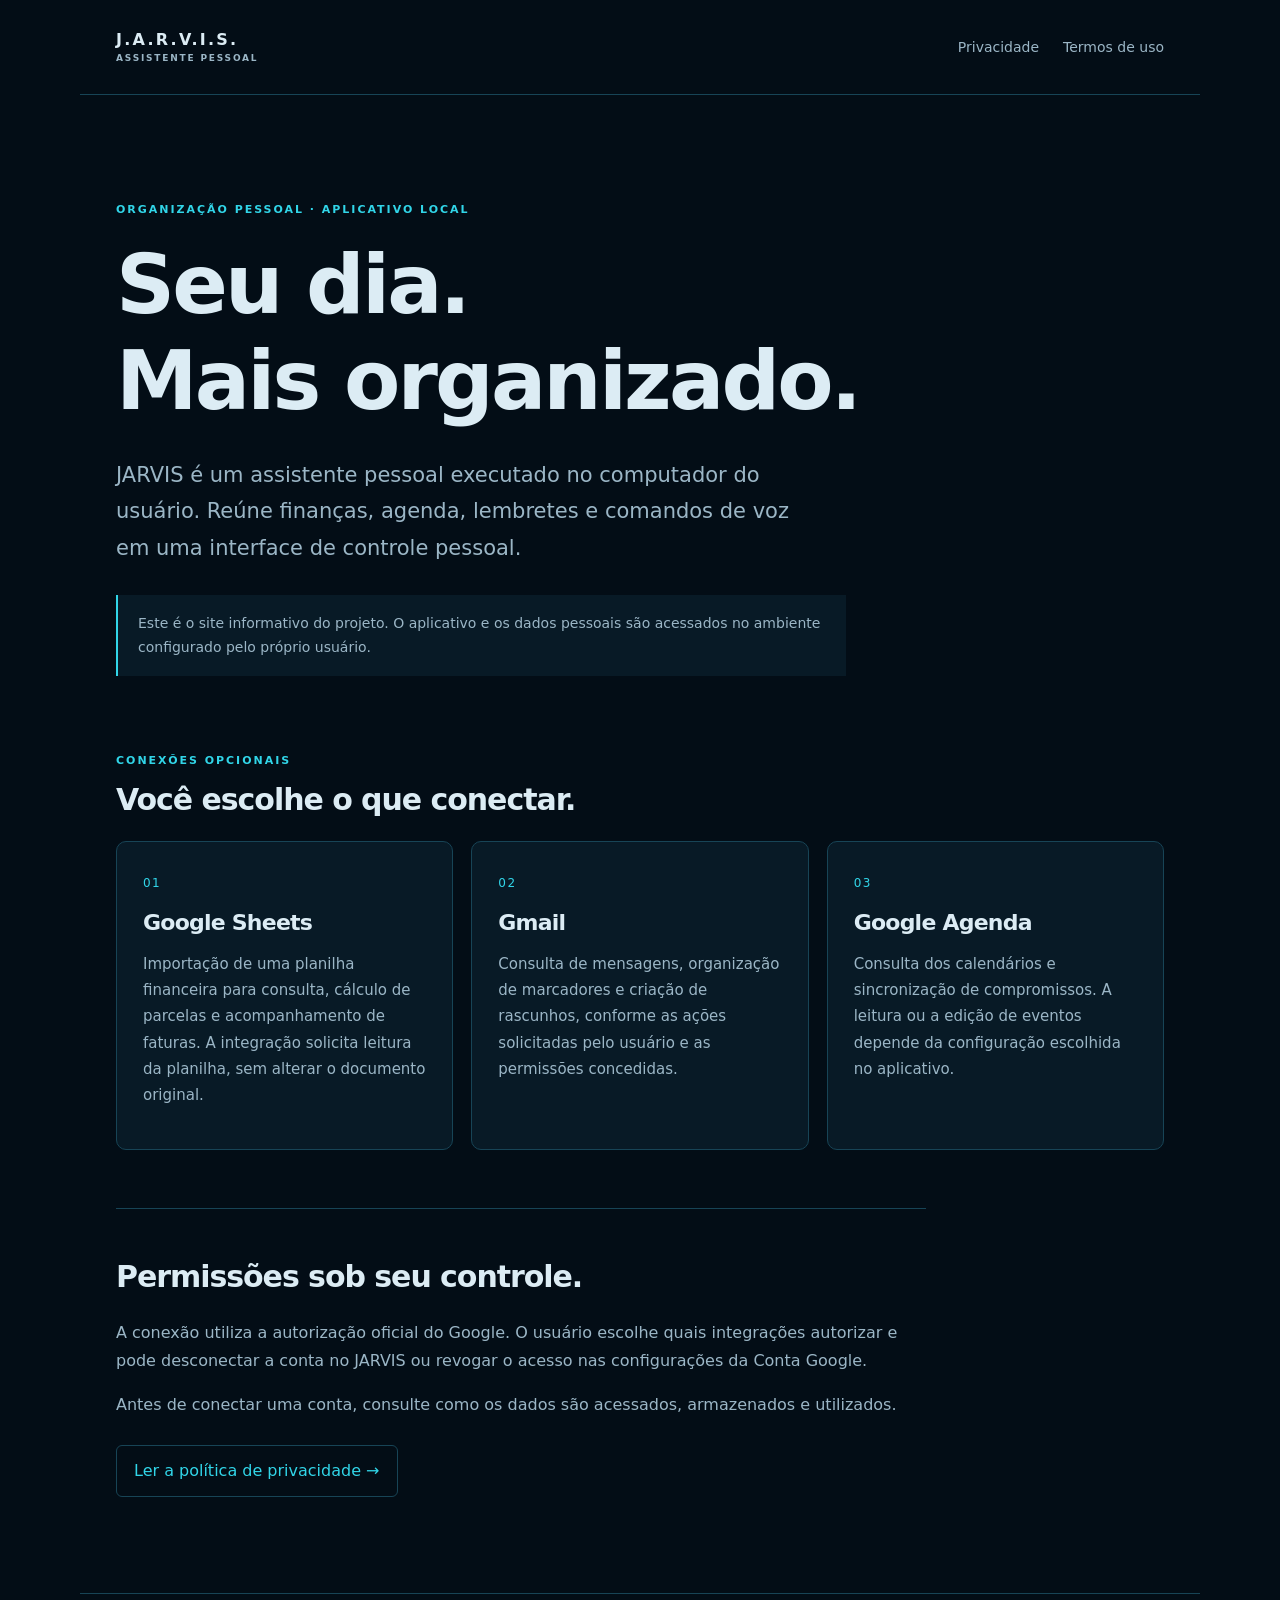
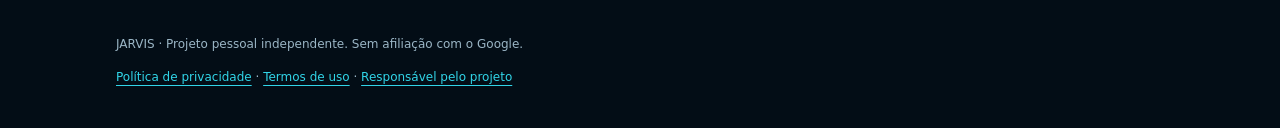
<file: index.html>
<!doctype html>
<html lang="pt-BR"><head><meta charset="utf-8"><meta name="viewport" content="width=device-width,initial-scale=1"><meta name="description" content="JARVIS: assistente pessoal para computador, organização financeira, agenda e integrações Google autorizadas pelo usuário."><title>JARVIS · Assistente pessoal</title><link rel="stylesheet" href="style.css"></head><body>
<header><a class="brand" href="./">J.A.R.V.I.S.<span>ASSISTENTE PESSOAL</span></a><nav aria-label="Principal"><a href="privacidade.html">Privacidade</a><a href="termos.html">Termos de uso</a></nav></header>
<main><section class="hero"><p class="eyebrow">ORGANIZAÇÃO PESSOAL · APLICATIVO LOCAL</p><h1>Seu dia.<br>Mais organizado.</h1><p class="intro">JARVIS é um assistente pessoal executado no computador do usuário. Reúne finanças, agenda, lembretes e comandos de voz em uma interface de controle pessoal.</p><div class="notice">Este é o site informativo do projeto. O aplicativo e os dados pessoais são acessados no ambiente configurado pelo próprio usuário.</div></section>
<section aria-labelledby="integracoes"><p class="eyebrow">CONEXÕES OPCIONAIS</p><h2 id="integracoes">Você escolhe o que conectar.</h2><div class="cards"><article><span class="number">01</span><h3>Google Sheets</h3><p>Importação de uma planilha financeira para consulta, cálculo de parcelas e acompanhamento de faturas. A integração solicita leitura da planilha, sem alterar o documento original.</p></article><article><span class="number">02</span><h3>Gmail</h3><p>Consulta de mensagens, organização de marcadores e criação de rascunhos, conforme as ações solicitadas pelo usuário e as permissões concedidas.</p></article><article><span class="number">03</span><h3>Google Agenda</h3><p>Consulta dos calendários e sincronização de compromissos. A leitura ou a edição de eventos depende da configuração escolhida no aplicativo.</p></article></div></section>
<section class="details"><h2>Permissões sob seu controle.</h2><p>A conexão utiliza a autorização oficial do Google. O usuário escolhe quais integrações autorizar e pode desconectar a conta no JARVIS ou revogar o acesso nas configurações da Conta Google.</p><p>Antes de conectar uma conta, consulte como os dados são acessados, armazenados e utilizados.</p><a class="button" href="privacidade.html">Ler a política de privacidade →</a></section>
</main><footer><p>JARVIS · Projeto pessoal independente. Sem afiliação com o Google.</p><p><a href="privacidade.html">Política de privacidade</a> · <a href="termos.html">Termos de uso</a> · <a href="https://github.com/ianfreiree">Responsável pelo projeto</a></p></footer></body></html>
</file>
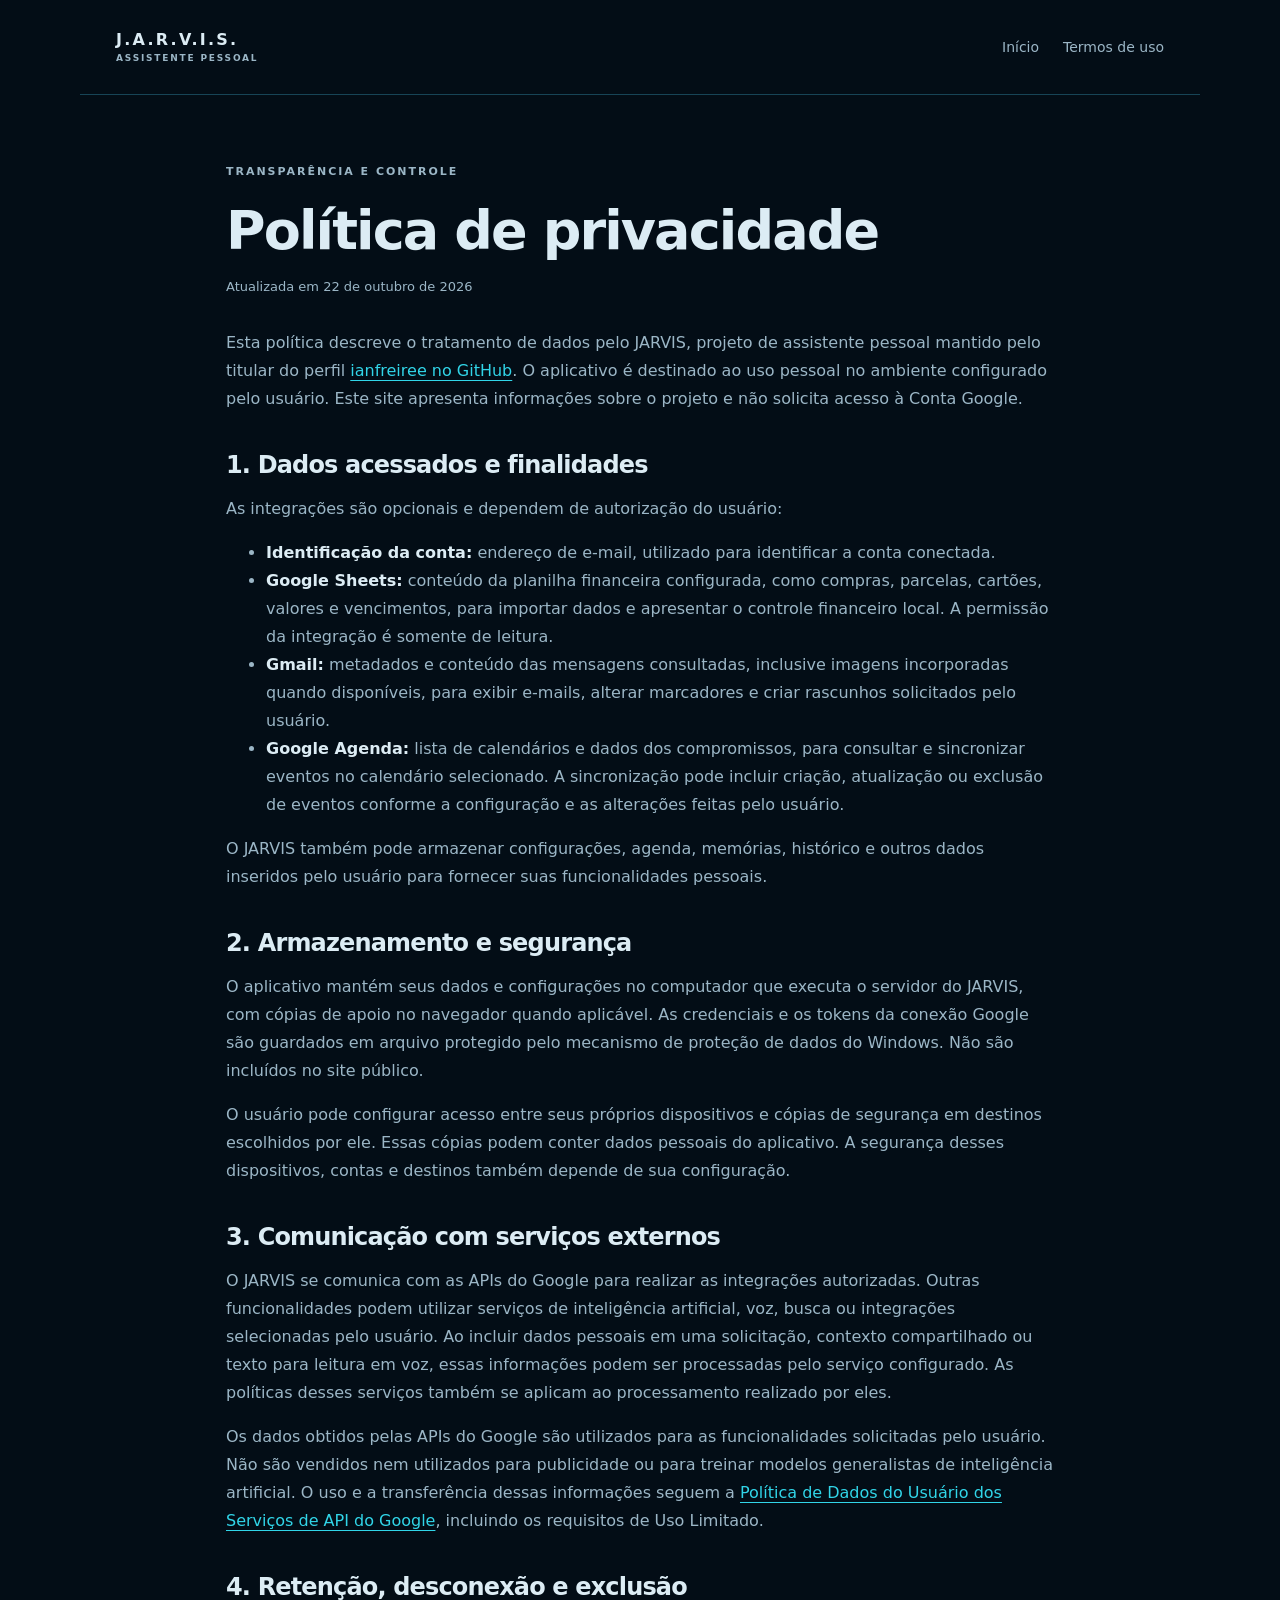
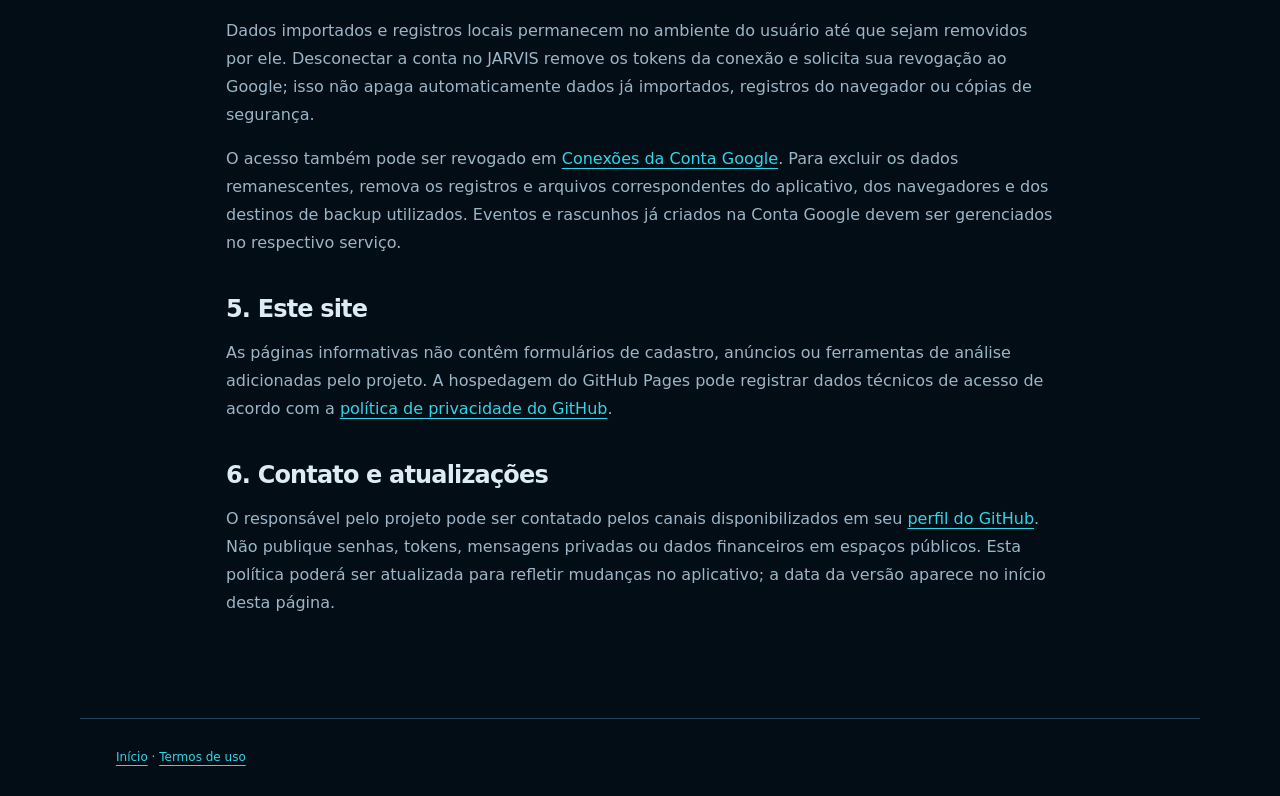
<file: privacidade.html>
<!doctype html>
<html lang="pt-BR"><head><meta charset="utf-8"><meta name="viewport" content="width=device-width,initial-scale=1"><title>Privacidade · JARVIS</title><link rel="stylesheet" href="style.css"></head><body><header><a class="brand" href="./">J.A.R.V.I.S.<span>ASSISTENTE PESSOAL</span></a><nav aria-label="Principal"><a href="./">Início</a><a href="termos.html">Termos de uso</a></nav></header>
<main class="document"><p class="eyebrow">TRANSPARÊNCIA E CONTROLE</p><h1>Política de privacidade</h1><p class="date">Atualizada em 22 de outubro de 2026</p><p>Esta política descreve o tratamento de dados pelo JARVIS, projeto de assistente pessoal mantido pelo titular do perfil <a href="https://github.com/ianfreiree">ianfreiree no GitHub</a>. O aplicativo é destinado ao uso pessoal no ambiente configurado pelo usuário. Este site apresenta informações sobre o projeto e não solicita acesso à Conta Google.</p>
<h2>1. Dados acessados e finalidades</h2><p>As integrações são opcionais e dependem de autorização do usuário:</p><ul><li><strong>Identificação da conta:</strong> endereço de e-mail, utilizado para identificar a conta conectada.</li><li><strong>Google Sheets:</strong> conteúdo da planilha financeira configurada, como compras, parcelas, cartões, valores e vencimentos, para importar dados e apresentar o controle financeiro local. A permissão da integração é somente de leitura.</li><li><strong>Gmail:</strong> metadados e conteúdo das mensagens consultadas, inclusive imagens incorporadas quando disponíveis, para exibir e-mails, alterar marcadores e criar rascunhos solicitados pelo usuário.</li><li><strong>Google Agenda:</strong> lista de calendários e dados dos compromissos, para consultar e sincronizar eventos no calendário selecionado. A sincronização pode incluir criação, atualização ou exclusão de eventos conforme a configuração e as alterações feitas pelo usuário.</li></ul><p>O JARVIS também pode armazenar configurações, agenda, memórias, histórico e outros dados inseridos pelo usuário para fornecer suas funcionalidades pessoais.</p>
<h2>2. Armazenamento e segurança</h2><p>O aplicativo mantém seus dados e configurações no computador que executa o servidor do JARVIS, com cópias de apoio no navegador quando aplicável. As credenciais e os tokens da conexão Google são guardados em arquivo protegido pelo mecanismo de proteção de dados do Windows. Não são incluídos no site público.</p><p>O usuário pode configurar acesso entre seus próprios dispositivos e cópias de segurança em destinos escolhidos por ele. Essas cópias podem conter dados pessoais do aplicativo. A segurança desses dispositivos, contas e destinos também depende de sua configuração.</p>
<h2>3. Comunicação com serviços externos</h2><p>O JARVIS se comunica com as APIs do Google para realizar as integrações autorizadas. Outras funcionalidades podem utilizar serviços de inteligência artificial, voz, busca ou integrações selecionadas pelo usuário. Ao incluir dados pessoais em uma solicitação, contexto compartilhado ou texto para leitura em voz, essas informações podem ser processadas pelo serviço configurado. As políticas desses serviços também se aplicam ao processamento realizado por eles.</p><p>Os dados obtidos pelas APIs do Google são utilizados para as funcionalidades solicitadas pelo usuário. Não são vendidos nem utilizados para publicidade ou para treinar modelos generalistas de inteligência artificial. O uso e a transferência dessas informações seguem a <a href="https://developers.google.com/terms/api-services-user-data-policy">Política de Dados do Usuário dos Serviços de API do Google</a>, incluindo os requisitos de Uso Limitado.</p>
<h2>4. Retenção, desconexão e exclusão</h2><p>Dados importados e registros locais permanecem no ambiente do usuário até que sejam removidos por ele. Desconectar a conta no JARVIS remove os tokens da conexão e solicita sua revogação ao Google; isso não apaga automaticamente dados já importados, registros do navegador ou cópias de segurança.</p><p>O acesso também pode ser revogado em <a href="https://myaccount.google.com/connections">Conexões da Conta Google</a>. Para excluir os dados remanescentes, remova os registros e arquivos correspondentes do aplicativo, dos navegadores e dos destinos de backup utilizados. Eventos e rascunhos já criados na Conta Google devem ser gerenciados no respectivo serviço.</p>
<h2>5. Este site</h2><p>As páginas informativas não contêm formulários de cadastro, anúncios ou ferramentas de análise adicionadas pelo projeto. A hospedagem do GitHub Pages pode registrar dados técnicos de acesso de acordo com a <a href="https://docs.github.com/site-policy/privacy-policies/github-general-privacy-statement">política de privacidade do GitHub</a>.</p>
<h2>6. Contato e atualizações</h2><p>O responsável pelo projeto pode ser contatado pelos canais disponibilizados em seu <a href="https://github.com/ianfreiree">perfil do GitHub</a>. Não publique senhas, tokens, mensagens privadas ou dados financeiros em espaços públicos. Esta política poderá ser atualizada para refletir mudanças no aplicativo; a data da versão aparece no início desta página.</p></main><footer><a href="./">Início</a> · <a href="termos.html">Termos de uso</a></footer></body></html>
</file>
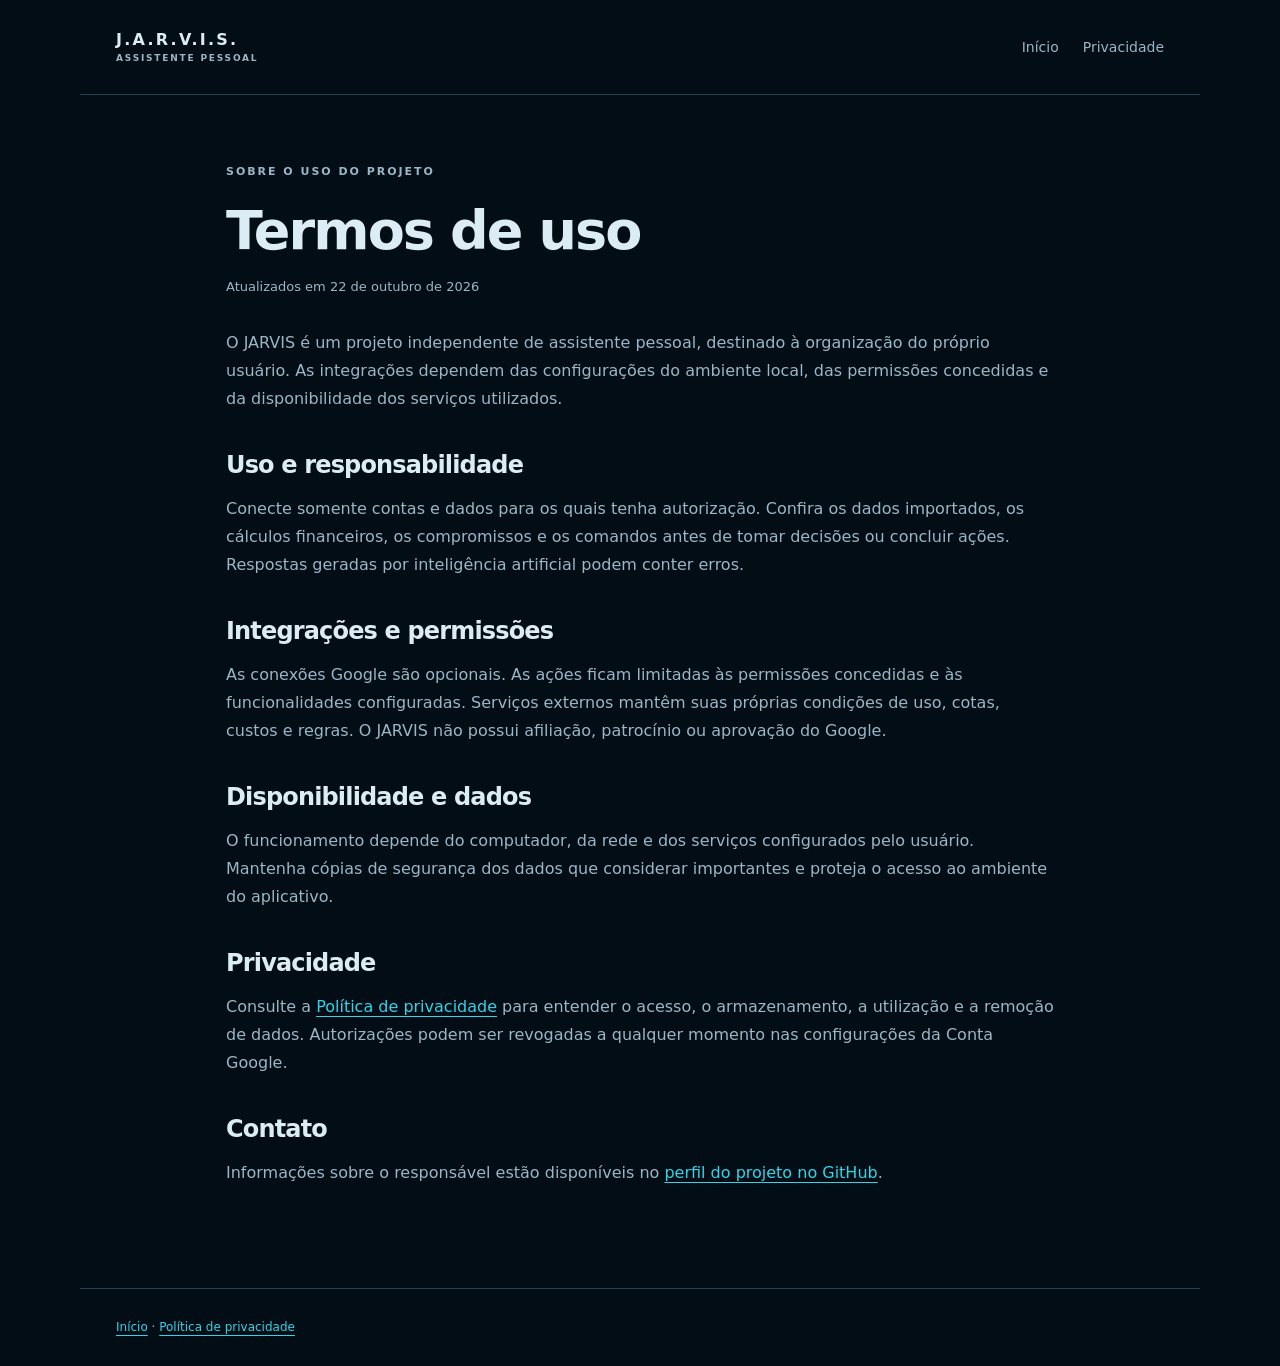
<file: termos.html>
<!doctype html>
<html lang="pt-BR"><head><meta charset="utf-8"><meta name="viewport" content="width=device-width,initial-scale=1"><title>Termos de uso · JARVIS</title><link rel="stylesheet" href="style.css"></head><body><header><a class="brand" href="./">J.A.R.V.I.S.<span>ASSISTENTE PESSOAL</span></a><nav aria-label="Principal"><a href="./">Início</a><a href="privacidade.html">Privacidade</a></nav></header><main class="document"><p class="eyebrow">SOBRE O USO DO PROJETO</p><h1>Termos de uso</h1><p class="date">Atualizados em 22 de outubro de 2026</p><p>O JARVIS é um projeto independente de assistente pessoal, destinado à organização do próprio usuário. As integrações dependem das configurações do ambiente local, das permissões concedidas e da disponibilidade dos serviços utilizados.</p><h2>Uso e responsabilidade</h2><p>Conecte somente contas e dados para os quais tenha autorização. Confira os dados importados, os cálculos financeiros, os compromissos e os comandos antes de tomar decisões ou concluir ações. Respostas geradas por inteligência artificial podem conter erros.</p><h2>Integrações e permissões</h2><p>As conexões Google são opcionais. As ações ficam limitadas às permissões concedidas e às funcionalidades configuradas. Serviços externos mantêm suas próprias condições de uso, cotas, custos e regras. O JARVIS não possui afiliação, patrocínio ou aprovação do Google.</p><h2>Disponibilidade e dados</h2><p>O funcionamento depende do computador, da rede e dos serviços configurados pelo usuário. Mantenha cópias de segurança dos dados que considerar importantes e proteja o acesso ao ambiente do aplicativo.</p><h2>Privacidade</h2><p>Consulte a <a href="privacidade.html">Política de privacidade</a> para entender o acesso, o armazenamento, a utilização e a remoção de dados. Autorizações podem ser revogadas a qualquer momento nas configurações da Conta Google.</p><h2>Contato</h2><p>Informações sobre o responsável estão disponíveis no <a href="https://github.com/ianfreiree">perfil do projeto no GitHub</a>.</p></main><footer><a href="./">Início</a> · <a href="privacidade.html">Política de privacidade</a></footer></body></html>
</file>
<file: style.css>
:root{color-scheme:dark;--bg:#030d16;--panel:#081a26;--line:#174456;--text:#dcecf4;--muted:#9bb6c6;--accent:#31d5e8}*{box-sizing:border-box}body{margin:0;background:var(--bg);color:var(--text);font:16px/1.75 system-ui,-apple-system,Segoe UI,sans-serif}a{color:var(--accent);text-underline-offset:4px}header,main,footer{max-width:1120px;margin:auto;padding:28px 36px}header{display:flex;align-items:center;justify-content:space-between;border-bottom:1px solid var(--line);gap:24px}.brand{font-weight:750;letter-spacing:.14em;text-decoration:none;color:var(--text);line-height:1.5}.brand span{display:block;font-size:9px;letter-spacing:.2em;color:var(--muted)}nav{display:flex;gap:24px;font-size:14px}nav a{text-decoration:none;color:var(--muted)}h1,h2,h3{line-height:1.17;letter-spacing:-.035em}h1{font-size:clamp(42px,7vw,82px);margin:18px 0 28px;max-width:850px}h2{font-size:30px;margin:12px 0 24px}h3{font-size:22px;margin:14px 0}.hero{padding:66px 0 64px}.eyebrow{font-size:11px;font-weight:700;letter-spacing:.18em;color:var(--accent)}.intro{font-size:21px;max-width:690px;color:var(--muted)}.notice{margin-top:28px;padding:16px 20px;border-left:2px solid var(--accent);background:var(--panel);font-size:14px;max-width:730px;color:var(--muted)}.cards{display:grid;grid-template-columns:repeat(3,1fr);gap:18px}.cards article{padding:26px;background:var(--panel);border:1px solid var(--line);border-radius:10px}.cards p{font-size:15px;color:var(--muted)}.number{color:var(--accent);font-size:12px;letter-spacing:.12em}.details{margin-top:58px;padding:38px 0;border-top:1px solid var(--line);max-width:810px}.details p{color:var(--muted)}.button{display:inline-block;text-decoration:none;border:1px solid var(--line);padding:11px 17px;border-radius:6px;margin-top:10px}footer{border-top:1px solid var(--line);font-size:12px;color:var(--muted);margin-top:30px}.document{max-width:900px;padding-top:56px;padding-bottom:55px}.document h1{font-size:clamp(35px,5vw,54px);margin-bottom:14px}.document h2{font-size:24px;margin-top:38px;margin-bottom:16px}.document p,.document li{color:var(--muted)}.document strong{color:var(--text)}.date{font-size:13px;margin-bottom:30px}a:focus-visible{outline:2px solid var(--accent);outline-offset:5px}@media(max-width:720px){header,main,footer{padding-left:22px;padding-right:22px}header{align-items:flex-start}nav{gap:12px;font-size:12px;flex-wrap:wrap;justify-content:flex-end}.cards{grid-template-columns:1fr}.hero{padding-top:38px}.intro{font-size:18px}}
</file>
